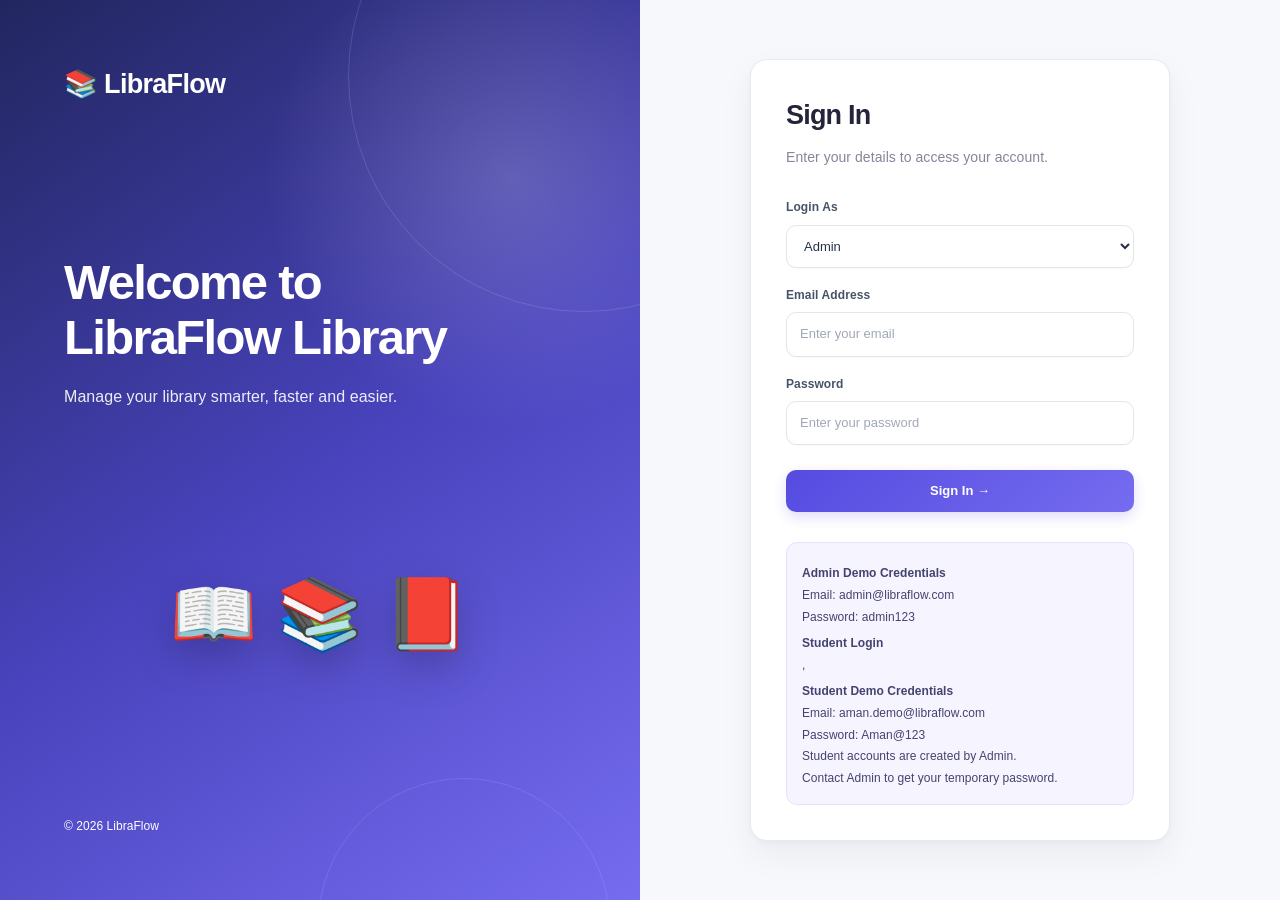
<file: index.html>
<!DOCTYPE html>
<html lang="en">
<head>
    <meta charset="UTF-8">
    <meta name="viewport" content="width=device-width, initial-scale=1.0">
    <title>LibraFlow - Library Management System</title>

    <link rel="stylesheet" href="css/style.css">

    
    
    <script>
        const loggedIn = localStorage.getItem("loggedIn");
        const role = localStorage.getItem("userRole");

        if (
            loggedIn !== "true" ||
            !["admin", "student"].includes(role)
        ) {
            window.location.replace("login.html");
        } else if (role === "student") {

            const email = (
                localStorage.getItem("userEmail") || ""
            ).toLowerCase();

            let students = [];

            try {
                students = JSON.parse(
                    localStorage.getItem("libraFlowStudents") || "[]"
                );
            } catch {
                students = [];
            }

            const student = students.find(item =>
                String(item.email || "").toLowerCase() === email
            );

            if (!student || student.status !== "Active") {
                localStorage.removeItem("loggedIn");
                localStorage.removeItem("userRole");
                localStorage.removeItem("userEmail");

                window.location.replace("login.html");
            }

            // No forced password change
        }
    </script>



    <script src="js/demo-data.js"></script>
    <script src="js/app.js" defer></script>
    <link rel="stylesheet" href="css/polish.css">
    <link rel="stylesheet" href="css/professional.css">
</head>

<body>
<div class="app-container">

    <aside class="sidebar">
        <div class="logo">
            <span class="logo-icon">📚</span>
            <h2>Libra<span>Flow</span></h2>
        </div>

        <p class="menu-heading">MAIN MENU</p>

        <nav>
            <a href="index.html" class="nav-link active">▦ Dashboard</a>
            <a href="books.html" class="nav-link">📖 Books</a>
            <a href="students.html" class="nav-link admin-only">👨‍🎓 Students</a>
            <a href="issue-return.html#issue" class="nav-link admin-only">↗ Issue Books</a>
            <a href="issue-return.html#records" class="nav-link admin-only">↙ Return Books</a>
            <a href="issue-return.html#records" class="nav-link admin-only">📋 Transactions</a>
        </nav>

        <div class="sidebar-footer">
            <div class="profile-avatar" id="profileAvatar">U</div>
            <div>
                <h4 id="profileName">User</h4>
                <p id="profileRole">Member</p>
            </div>
        </div>
    </aside>

    <main class="main-content">

        <header class="topbar">
            <div>
                <h1 id="dashboardTitle">Dashboard</h1>
                <p id="welcomeMessage">Welcome to LibraFlow!</p>
            </div>

            <div class="topbar-right">
                <span class="status">● System Online</span>
                <button id="themeBtn" class="theme-btn">🌙</button>
                <button id="logoutBtn" class="theme-btn">Logout</button>
            </div>
        </header>

        <!-- ADMIN DASHBOARD -->
        <div id="adminDashboard">

            <section class="stats-grid">
                <div class="stat-card">
                    <div class="stat-icon purple">📚</div>
                    <p>Total Books</p>
                    <h2 id="totalBooks">0</h2>
                    <span>Library collection</span>
                </div>

                <div class="stat-card">
                    <div class="stat-icon blue">👨‍🎓</div>
                    <p>Total Students</p>
                    <h2 id="totalStudents">0</h2>
                    <span>Registered members</span>
                </div>

                <div class="stat-card">
                    <div class="stat-icon orange">📤</div>
                    <p>Books Issued</p>
                    <h2 id="issuedBooks">0</h2>
                    <span>Currently borrowed</span>
                </div>

                <div class="stat-card">
                    <div class="stat-icon green">📗</div>
                    <p>Available Books</p>
                    <h2 id="availableBooks">0</h2>
                    <span>Ready to issue</span>
                </div>
            </section>

            <section class="content-card">
                <div class="section-header">
                    <div>
                        <h2>Recent Transactions</h2>
                        <p>Latest library activities</p>
                    </div>
                    <a href="issue-return.html#records" class="view-btn">View All</a>
                </div>

                <div class="table-wrapper">
                    <table>
                        <thead>
                            <tr>
                                <th>Student</th>
                                <th>Book Name</th>
                                <th>Issue Date</th>
                                <th>Status</th>
                            </tr>
                        </thead>
                        <tbody id="recentTransactions">
                            <tr><td colspan="4">Loading...</td></tr>
                        </tbody>
                    </table>
                </div>
            </section>
        </div>

        <!-- STUDENT DASHBOARD -->
        <div id="studentDashboard" style="display:none;">

            <section class="stats-grid">
                <div class="stat-card">
                    <div class="stat-icon purple">📚</div>
                    <p>Available Books</p>
                    <h2 id="studentAvailableBooks">0</h2>
                    <span>Books in library</span>
                </div>

                <div class="stat-card">
                    <div class="stat-icon blue">📖</div>
                    <p>My Issued Books</p>
                    <h2 id="myIssuedBooks">0</h2>
                    <span>Currently borrowed</span>
                </div>

                <div class="stat-card">
                    <div class="stat-icon orange">⏰</div>
                    <p>Overdue Books</p>
                    <h2 id="myOverdueBooks">0</h2>
                    <span>Past due date</span>
                </div>

                <div class="stat-card">
                    <div class="stat-icon green">₹</div>
                    <p>My Total Fine</p>
                    <h2 id="myTotalFine">₹0</h2>
                    <span>Calculated at ₹5 per late day</span>
                </div>
            </section>

            <section class="content-card">
                <div class="section-header">
                    <div>
                        <h2>My Issued Books</h2>
                        <p>Your personal borrowing records</p>
                    </div>
                </div>

                <div class="table-wrapper">
                    <table>
                        <thead>
                            <tr>
                                <th>Book Name</th>
                                <th>Issue Date</th>
                                <th>Due Date</th>
                                <th>Status</th>
                                <th>Fine</th>
                            </tr>
                        </thead>
                        <tbody id="myTransactions">
                            <tr><td colspan="5">Loading...</td></tr>
                        </tbody>
                    </table>
                </div>
            </section>

            <section class="content-card">
                <div class="section-header">
                    <div>
                        <h2>Available Books</h2>
                        <p>Books currently available in the library</p>
                    </div>
                    <a href="books.html" class="view-btn">Browse Books</a>
                </div>

                <div class="table-wrapper">
                    <table>
                        <thead>
                            <tr>
                                <th>Book Name</th>
                                <th>Author</th>
                                <th>Category</th>
                                <th>Available Copies</th>
                            </tr>
                        </thead>
                        <tbody id="studentBookList">
                            <tr><td colspan="4">Loading...</td></tr>
                        </tbody>
                    </table>
                </div>
            </section>
        </div>

        <footer>
            © 2026 LibraFlow – Library Management System
        </footer>

    </main>
</div>
</body>
</html>
</file>
<file: css/style.css>
* {
    margin: 0;
    padding: 0;
    box-sizing: border-box;
}

:root {
    --primary: #635bdb;
    --background: #f5f6fc;
    --card: #ffffff;
    --text: #24243a;
    --muted: #85859b;
    --border: #eeeeF5;
}

body {
    font-family: Arial, sans-serif;
    background: var(--background);
    color: var(--text);
}

.app-container {
    display: flex;
    min-height: 100vh;
}

/* Sidebar */

.sidebar {
    width: 250px;
    background: #ffffff;
    padding: 28px 18px;
    display: flex;
    flex-direction: column;
    border-right: 1px solid var(--border);
}

.logo {
    display: flex;
    align-items: center;
    gap: 10px;
    margin-bottom: 45px;
}

.logo-icon {
    font-size: 27px;
}

.logo h2 {
    font-size: 23px;
}

.logo h2 span {
    color: var(--primary);
}

.menu-heading {
    font-size: 11px;
    color: var(--muted);
    font-weight: bold;
    margin-bottom: 15px;
}

nav {
    display: flex;
    flex-direction: column;
    gap: 9px;
}

.nav-link {
    text-decoration: none;
    color: #68687d;
    padding: 13px 14px;
    border-radius: 9px;
    display: flex;
    gap: 12px;
    align-items: center;
    font-size: 14px;
    transition: 0.2s;
}

.nav-link:hover,
.nav-link.active {
    background: #efefff;
    color: var(--primary);
}

.sidebar-footer {
    margin-top: auto;
    border-top: 1px solid var(--border);
    padding-top: 20px;
    display: flex;
    align-items: center;
    gap: 12px;
}

.profile-avatar {
    background: var(--primary);
    color: white;
    width: 38px;
    height: 38px;
    border-radius: 50%;
    display: grid;
    place-items: center;
}

.sidebar-footer h4 {
    font-size: 13px;
}

.sidebar-footer p {
    color: var(--muted);
    font-size: 11px;
    margin-top: 4px;
}

/* Main Content */

.main-content {
    flex: 1;
    padding: 35px;
    min-width: 0;
}

.topbar {
    display: flex;
    justify-content: space-between;
    align-items: center;
    margin-bottom: 32px;
    gap: 15px;
}

.topbar h1 {
    font-size: 27px;
    margin-bottom: 8px;
}

.topbar p,
.section-header p {
    color: var(--muted);
    font-size: 13px;
}

.topbar-right {
    display: flex;
    align-items: center;
    gap: 15px;
}

.status {
    color: #219b68;
    font-size: 12px;
    background: #e9f8f0;
    padding: 9px 12px;
    border-radius: 20px;
}

.theme-btn {
    padding: 10px;
    border: 1px solid var(--border);
    border-radius: 9px;
    background: white;
    cursor: pointer;
}

/* Statistics */

.stats-grid {
    display: grid;
    grid-template-columns: repeat(4, 1fr);
    gap: 18px;
    margin-bottom: 27px;
}

.stat-card {
    background: var(--card);
    padding: 22px;
    border-radius: 13px;
    border: 1px solid var(--border);
    box-shadow: 0 3px 12px rgba(0,0,0,0.025);
}

.stat-icon {
    width: 42px;
    height: 42px;
    border-radius: 11px;
    display: grid;
    place-items: center;
    font-size: 20px;
    margin-bottom: 17px;
}

.purple { background: #efedff; }
.blue { background: #e8f2ff; }
.orange { background: #fff0df; }
.green { background: #e5f8ed; }

.stat-card p {
    color: var(--muted);
    font-size: 13px;
}

.stat-card h2 {
    font-size: 27px;
    margin: 9px 0;
}

.stat-card span {
    font-size: 11px;
    color: var(--muted);
}

/* Transaction Table */

.content-card {
    background: var(--card);
    padding: 25px;
    border-radius: 13px;
    border: 1px solid var(--border);
}

.section-header {
    display: flex;
    justify-content: space-between;
    align-items: center;
    margin-bottom: 25px;
}

.section-header h2 {
    font-size: 18px;
    margin-bottom: 7px;
}

.view-btn {
    background: #efefff;
    color: var(--primary);
    border: none;
    border-radius: 7px;
    padding: 10px 15px;
    cursor: pointer;
}

.table-wrapper {
    overflow-x: auto;
}

table {
    width: 100%;
    border-collapse: collapse;
    min-width: 550px;
}

th, td {
    padding: 16px 12px;
    text-align: left;
    border-bottom: 1px solid var(--border);
    font-size: 13px;
}

th {
    color: var(--muted);
    font-weight: 600;
    font-size: 12px;
}

.badge {
    padding: 6px 10px;
    border-radius: 20px;
    font-size: 11px;
}

.issued {
    background: #fff0df;
    color: #d88928;
}

.returned {
    background: #e5f8ed;
    color: #219b68;
}

footer {
    text-align: center;
    margin-top: 30px;
    font-size: 12px;
    color: var(--muted);
}

/* Dark Theme */

body.dark {
    --background: #171827;
    --card: #222438;
    --text: #f2f2fa;
    --muted: #aaaabd;
    --border: #34364b;
}

body.dark .sidebar,
body.dark .theme-btn {
    background: var(--card);
    color: var(--text);
}

body.dark .nav-link {
    color: var(--muted);
}

body.dark .nav-link.active {
    background: #363252;
    color: #aaa5ff;
}

/* Responsive Design */

@media (max-width: 1000px) {
    .stats-grid {
        grid-template-columns: repeat(2, 1fr);
    }
}

@media (max-width: 650px) {
    .sidebar {
        width: 70px;
        padding: 20px 8px;
    }

    .logo h2,
    .menu-heading,
    .nav-link:not(.active),
    .nav-link.active {
        font-size: 0;
    }

    .logo {
        justify-content: center;
    }

    .nav-link {
        justify-content: center;
        padding: 14px 5px;
    }

    .nav-link span {
        font-size: 19px;
    }

    .sidebar-footer {
        justify-content: center;
    }

    .sidebar-footer > div:last-child {
        display: none;
    }

    .main-content {
        padding: 20px 12px;
    }

    .topbar {
        align-items: flex-start;
    }

    .topbar h1 {
        font-size: 21px;
    }

    .status {
        display: none;
    }

    .stats-grid {
        gap: 10px;
    }

    .stat-card {
        padding: 14px;
    }

    .stat-card h2 {
        font-size: 22px;
    }

    .content-card {
        padding: 15px;
    }
}
</file>
<file: css/polish.css>
/* LibraFlow UI polish layer — visual-only enhancements */
:root{
  --lf-primary:#5146d8;--lf-primary-dark:#4036bd;--lf-ink:#20243a;
  --lf-muted:#788096;--lf-line:#e8eaf2;--lf-bg:#f5f6fc;--lf-card:#fff;
  --lf-shadow:0 12px 32px rgba(35,42,85,.07);
}
html{scroll-behavior:smooth}
body{font-family:Inter,"Segoe UI",Arial,sans-serif!important;background:
 radial-gradient(900px 420px at 95% -10%,rgba(116,102,235,.10),transparent 60%),
 var(--lf-bg)!important;color:var(--lf-ink);line-height:1.55}
button,a,input,select,textarea{transition:all .2s ease}
button{font-weight:650}
button:focus-visible,a:focus-visible,input:focus-visible,select:focus-visible,textarea:focus-visible{
 outline:3px solid rgba(81,70,216,.2);outline-offset:2px
}
/* Dashboard shell */
.app-container{min-height:100vh}
.sidebar{background:linear-gradient(180deg,#fff 0%,#fafaff 100%)!important;
 border-right:1px solid var(--lf-line)!important;box-shadow:5px 0 24px rgba(36,42,90,.025);
 padding:30px 19px!important}
.logo{margin-bottom:48px!important}
.logo-icon{width:43px;height:43px;display:grid;place-items:center;border-radius:14px;
 background:linear-gradient(135deg,#5c50df,#9489ff);box-shadow:0 8px 18px #6258d533}
.logo h2{font-weight:800;letter-spacing:-.6px}
.nav-link{border-radius:12px!important;padding:13px 15px!important;font-weight:600!important;
 color:#69718a!important}
.nav-link:hover,.nav-link.active{background:linear-gradient(100deg,#efedff,#f5f3ff)!important;
 color:var(--lf-primary)!important;transform:translateX(3px)}
.sidebar-footer{border-color:var(--lf-line)!important}
.profile-avatar{background:linear-gradient(135deg,#5146d8,#9288ff)!important;
 box-shadow:0 6px 14px #5146d833}
.main-content{padding:38px!important}
.topbar{margin-bottom:34px!important}
.topbar h1,.page-header h1,.header h1{font-weight:800!important;letter-spacing:-1px;color:#20243a}
.topbar p,.page-header p,.header p{color:var(--lf-muted)!important}
/* Dashboard cards */
.stats-grid,.book-stats,.stats-container,.stats{gap:18px!important}
.stat-card,.stat-box,.stats .stat-card{border:1px solid var(--lf-line)!important;
 border-radius:18px!important;box-shadow:var(--lf-shadow)!important;
 padding:23px!important;position:relative;overflow:hidden;transition:transform .22s,box-shadow .22s}
.stat-card:hover,.stat-box:hover{transform:translateY(-4px);box-shadow:0 18px 38px rgba(35,42,85,.11)!important}
.stat-card:after,.stat-box:after{content:"";position:absolute;right:-28px;top:-35px;width:105px;height:105px;
 border-radius:50%;background:rgba(105,91,230,.055)}
.stat-icon{border-radius:14px!important;width:46px!important;height:46px!important}
.stat-card h2,.stat-box h2,.stat-card p{font-weight:800!important;letter-spacing:-.7px}
/* Page cards */
.page-container,.container{max-width:1480px!important;padding:38px!important}
.page-header,.header{margin-bottom:30px!important}
.back-link,.back-btn{display:inline-flex!important;align-items:center;gap:7px;border-radius:10px!important;
 font-weight:650!important}
.back-btn{background:#242942!important}
.primary-btn,.form-buttons button,.return-btn{border:0!important;border-radius:10px!important;
 background:linear-gradient(135deg,#5b50df,#8278f0)!important;color:#fff!important;
 box-shadow:0 7px 16px rgba(81,70,216,.18);padding:12px 19px!important}
.primary-btn:hover,.form-buttons button:hover,.return-btn:hover{transform:translateY(-2px);
 box-shadow:0 10px 22px rgba(81,70,216,.25);filter:brightness(1.03)}
.cancel-btn{border-radius:10px!important;padding:12px 18px!important}
.form-card,.search-card,.table-card,.card,.content-card{border:1px solid var(--lf-line)!important;
 border-radius:18px!important;box-shadow:var(--lf-shadow)!important;padding:25px!important}
.form-card h2,.table-heading h2,.table-card h2,.card h2{font-weight:750!important;letter-spacing:-.4px}
/* Inputs */
label,.form-group label{font-weight:650!important;color:#414961!important}
input,select,textarea,.form-group input,.form-group select,.filters input,.filters select{
 border:1px solid #e1e4ef!important;border-radius:10px!important;padding:13px 14px!important;
 background:#fbfcff!important;color:#252a40!important;font-size:14px!important}
input:focus,select:focus,textarea:focus,.form-group input:focus,.form-group select:focus{
 border-color:#766cf0!important;box-shadow:0 0 0 4px rgba(103,91,225,.11)!important;background:#fff!important}
.search-card{align-items:center}
.search-card input,.filters input{min-width:0}
/* Tables */
.table-wrapper{border-radius:13px;overflow:auto}
table{border-collapse:separate!important;border-spacing:0!important}
th,td{padding:15px 14px!important;border-bottom:1px solid #edf0f6!important;font-size:13px!important}
th{background:#f7f7fc!important;color:#727b92!important;font-size:11px!important;
 text-transform:uppercase;letter-spacing:.55px;font-weight:750!important}
tbody tr{background:#fff;transition:background .18s}
tbody tr:hover{background:#fafaff}
tbody tr:last-child td{border-bottom:0!important}
.action-btn{border-radius:8px!important;padding:8px 11px!important;font-weight:650}
.edit-btn{background:#edf3ff!important;color:#2862b8!important}
.delete-btn{background:#fff0f0!important;color:#c43c4a!important}
.status{font-weight:700!important;border-radius:999px!important;padding:6px 10px!important}
/* Login screen */
.login-container{background:var(--lf-bg)!important}
.login-left{position:relative;overflow:hidden;
 background:linear-gradient(145deg,#3730a3 0%,#5b50df 48%,#9188ff 100%)!important;
 padding:clamp(30px,5vw,72px)!important}
.login-left:before,.login-left:after{content:"";position:absolute;border:1px solid rgba(255,255,255,.16);
 border-radius:50%;width:380px;height:380px;right:-130px;top:-120px}
.login-left:after{width:250px;height:250px;right:70px;top:auto;bottom:-150px}
.brand,.welcome,.book-emoji,.copyright{position:relative;z-index:1}
.brand{font-size:27px!important;letter-spacing:-.7px}
.welcome h1{font-weight:800!important;letter-spacing:-1.4px!important}
.welcome p{max-width:470px}
.book-emoji{font-size:70px!important;filter:drop-shadow(0 15px 18px rgba(0,0,0,.16))}
.login-right{background:transparent!important}
.login-box{max-width:430px!important;background:#fff;padding:38px!important;border:1px solid var(--lf-line);
 border-radius:22px;box-shadow:0 20px 55px rgba(35,42,85,.09)}
.login-box h2{font-weight:800!important;letter-spacing:-1px}
.login-box button{border-radius:11px!important;background:linear-gradient(135deg,#5146d8,#8278f0)!important;
 box-shadow:0 9px 20px rgba(81,70,216,.2)}
.demo-info{border:1px solid #e5e2ff;background:#f5f3ff!important;border-radius:12px!important}
/* Responsive refinement */
@media(max-width:1000px){
 .main-content{padding:25px!important}
 .stats-grid{grid-template-columns:repeat(2,minmax(0,1fr))!important}
}
@media(max-width:700px){
 .page-container,.container{padding:18px!important}
 .main-content{padding:18px!important}
 .stats-grid,.book-stats,.stats-container,.stats{grid-template-columns:1fr!important}
 .form-grid{grid-template-columns:1fr!important}
 .search-card,.filters{flex-direction:column!important;align-items:stretch!important}
 .search-card select,.filters select{max-width:none!important}
 .login-left{min-height:245px!important}
 .login-box{padding:27px!important}
}
</file>
<file: css/professional.css>
/* LibraFlow Professional UI — refined SaaS-style visual layer */
:root{
 --lf-brand:#4f46e5;--lf-brand-strong:#4338ca;--lf-ink:#172033;--lf-muted:#667085;
 --lf-bg:#f7f8fc;--lf-card:#fff;--lf-line:#e7eaf1;--lf-soft:#f1f3ff;
 --lf-elev:0 2px 5px rgba(16,24,40,.03),0 14px 34px rgba(16,24,40,.055);
}
html{scroll-behavior:smooth}
body{font-family:Inter,"Segoe UI",Roboto,Arial,sans-serif!important;background:var(--lf-bg)!important;color:var(--lf-ink)!important;letter-spacing:.05px}
::selection{background:#dcd9ff;color:#29216e}
a{text-underline-offset:3px}
button,input,select,textarea{font:inherit}
button,a{ -webkit-tap-highlight-color:transparent }
:focus-visible{outline:3px solid rgba(79,70,229,.22)!important;outline-offset:2px}
/* Sidebar / navigation */
.sidebar{background:#151b31!important;color:#e8ebff!important;border:0!important;box-shadow:8px 0 30px rgba(19,27,54,.08)!important}
.sidebar .logo h2,.sidebar .logo h2 span{color:#fff!important}
.sidebar .logo-icon{border-radius:13px;background:linear-gradient(145deg,#756cf5,#a39cff);padding:9px;box-shadow:0 7px 20px #6b63e955}
.sidebar .menu-heading{color:#8791b2!important;letter-spacing:1.15px;text-transform:uppercase;font-size:10px!important}
.sidebar nav{gap:6px!important}
.sidebar .nav-link{color:#aeb7d0!important;border:1px solid transparent;transition:all .2s ease}
.sidebar .nav-link:hover{color:#fff!important;background:rgba(255,255,255,.075)!important;transform:translateX(2px)}
.sidebar .nav-link.active{color:#fff!important;background:linear-gradient(100deg,rgba(112,103,245,.34),rgba(112,103,245,.12))!important;border-color:rgba(160,153,255,.18)!important;box-shadow:inset 3px 0 #938cff}
.sidebar .sidebar-footer{border-color:rgba(255,255,255,.12)!important}
.sidebar .profile-avatar{background:linear-gradient(135deg,#7168ef,#a19aff)!important}
/* Content header */
.main-content{min-width:0}
.topbar,.page-header{align-items:center}
.topbar h1,.page-header h1,.header h1{font-size:clamp(25px,2.2vw,32px)!important;line-height:1.2;font-weight:780!important;letter-spacing:-1.1px!important;color:#182238!important}
.topbar p,.page-header p,.header p{font-size:13.5px!important;color:#7b8498!important;line-height:1.65}
.back-link,.back-btn{font-weight:650!important;letter-spacing:.1px}
/* Dashboard metric tiles */
.stats-grid,.book-stats,.stats-container,.stats{gap:17px!important}
.stat-card,.stat-box,.stats .stat-card{background:#fff!important;border:1px solid var(--lf-line)!important;border-radius:16px!important;box-shadow:var(--lf-elev)!important;padding:21px 22px!important;transition:transform .2s ease,box-shadow .2s ease!important}
.stat-card:hover,.stat-box:hover{transform:translateY(-3px);box-shadow:0 5px 10px rgba(16,24,40,.04),0 20px 40px rgba(16,24,40,.08)!important}
.stat-card h2,.stat-box h2{font-size:29px!important;font-weight:780!important;letter-spacing:-1px!important;color:#19243a!important}
.stat-card p,.stat-box p{font-size:12px!important;color:#7b8498!important;font-weight:600!important}
.stat-icon{border-radius:13px!important}
/* Surfaces */
.form-card,.search-card,.table-card,.card,.content-card,.login-box{background:#fff!important;border:1px solid var(--lf-line)!important;border-radius:17px!important;box-shadow:var(--lf-elev)!important}
.form-card,.table-card,.content-card{padding:24px!important}
.form-card h2,.table-heading h2,.table-card h2,.card h2{font-size:17px!important;font-weight:750!important;letter-spacing:-.35px!important;color:#202b43!important}
.search-card{padding:15px 17px!important;gap:12px!important}
/* Controls */
label,.form-group label{font-size:12px!important;font-weight:700!important;letter-spacing:.1px;color:#475467!important}
input,select,textarea,.form-group input,.form-group select,.filters input,.filters select{
 min-height:43px;border:1px solid #e1e5ee!important;border-radius:10px!important;background:#fff!important;
 color:#253047!important;padding:11px 13px!important;font-size:13px!important;box-shadow:0 1px 2px rgba(16,24,40,.025)!important
}
textarea{min-height:100px}
input:hover,select:hover,textarea:hover{border-color:#c4c9d8!important}
input:focus,select:focus,textarea:focus,.form-group input:focus,.form-group select:focus{
 border-color:#7770ec!important;box-shadow:0 0 0 4px rgba(79,70,229,.10)!important
}
input::placeholder,textarea::placeholder{color:#a0a7b7!important}
/* Buttons */
.primary-btn,.form-buttons button,.return-btn,.login-box button{
 background:linear-gradient(135deg,#554be0,#756cf0)!important;color:#fff!important;border:0!important;border-radius:10px!important;
 padding:11px 17px!important;font-size:13px!important;font-weight:700!important;box-shadow:0 5px 13px rgba(79,70,229,.19)!important
}
.primary-btn:hover,.form-buttons button:hover,.return-btn:hover,.login-box button:hover{transform:translateY(-1px);filter:brightness(1.045);box-shadow:0 8px 18px rgba(79,70,229,.25)!important}
.cancel-btn{border:1px solid #e2e5ed!important;background:#fff!important;color:#596277!important;border-radius:10px!important}
.action-btn{border-radius:8px!important;font-size:11px!important;font-weight:700!important;padding:7px 10px!important}
.edit-btn{background:#eef2ff!important;color:#4338ca!important}
.delete-btn{background:#fff1f1!important;color:#c2414b!important}
/* Data tables */
.table-wrapper{border:1px solid #edf0f5;border-radius:12px!important;overflow:auto}
table{width:100%;border-collapse:separate!important;border-spacing:0!important}
th{background:#f8f9fc!important;color:#737e92!important;font-size:10px!important;font-weight:750!important;letter-spacing:.8px!important;text-transform:uppercase}
th,td{padding:14px 15px!important;border-bottom:1px solid #edf0f5!important}
td{font-size:12.5px!important;color:#344054!important}
tbody tr{background:#fff!important;transition:background .16s ease}
tbody tr:hover{background:#f8f9ff!important}
tbody tr:last-child td{border-bottom:0!important}
.status{font-size:10px!important;font-weight:750!important;letter-spacing:.15px;border-radius:999px!important;padding:5px 9px!important}
/* Login page */
.login-container{background:#f7f8fc!important}
.login-left{background:radial-gradient(circle at 80% 20%,rgba(255,255,255,.18),transparent 28%),linear-gradient(145deg,#22265f 0%,#4943bd 52%,#756cf0 100%)!important;position:relative;overflow:hidden}
.login-left:before{content:"";position:absolute;width:470px;height:470px;border:1px solid rgba(255,255,255,.13);border-radius:50%;right:-180px;top:-160px}
.login-left:after{content:"";position:absolute;width:290px;height:290px;border:1px solid rgba(255,255,255,.11);border-radius:50%;right:30px;bottom:-170px}
.login-left>*{position:relative;z-index:1}
.brand{font-weight:800!important;letter-spacing:-.7px}
.welcome h1{font-size:clamp(34px,4vw,49px)!important;line-height:1.13!important;letter-spacing:-1.7px!important;font-weight:800!important}
.welcome p{max-width:430px;line-height:1.75!important}
.book-emoji{filter:drop-shadow(0 15px 20px rgba(0,0,0,.2))}
.login-right{background:transparent!important}
.login-box{padding:35px!important;max-width:420px!important}
.login-box h2{font-size:27px!important;letter-spacing:-.8px!important;font-weight:800!important}
.demo-info{background:#f5f4ff!important;border:1px solid #e5e2ff!important;border-radius:11px!important}
/* Modal and alerts */
.modal-content,.modal-box,.password-modal{border:1px solid var(--lf-line)!important;border-radius:18px!important;box-shadow:0 24px 70px rgba(16,24,40,.22)!important}
.alert,.message,.success-message,.error-message{border-radius:10px!important}
/* Keep any existing dark theme readable */
body.dark{background:#101626!important;color:#edf0ff!important}
body.dark .stat-card,body.dark .stat-box,body.dark .form-card,body.dark .search-card,body.dark .table-card,body.dark .card,body.dark .content-card{background:#192238!important;border-color:#2b3650!important}
body.dark .stat-card h2,body.dark .stat-box h2,body.dark .form-card h2,body.dark .table-card h2,body.dark td{color:#edf0ff!important}
body.dark th{background:#202b43!important;color:#aeb9d1!important}
body.dark tbody tr{background:#192238!important}
body.dark tbody tr:hover{background:#222e49!important}
body.dark input,body.dark select,body.dark textarea{background:#151f34!important;color:#edf0ff!important;border-color:#34415d!important}
/* Mobile and tablet */
@media(max-width:1000px){.main-content{padding:24px!important}.page-container,.container{padding:25px!important}}
@media(max-width:700px){
 .main-content{padding:17px!important}.page-container,.container{padding:17px!important}
 .page-header{align-items:flex-start!important;flex-direction:column!important}
 .stats-grid,.book-stats,.stats-container,.stats{grid-template-columns:repeat(2,minmax(0,1fr))!important;gap:11px!important}
 .stat-card,.stat-box{padding:16px!important}
 .stat-card h2,.stat-box h2{font-size:24px!important}
 .form-card,.table-card,.content-card{padding:17px!important}
 .form-grid{grid-template-columns:1fr!important}
 .search-card,.filters{flex-direction:column!important;align-items:stretch!important}
 .search-card input,.search-card select,.filters input,.filters select{width:100%!important;max-width:none!important}
 .login-left{min-height:260px!important;padding:30px!important}
 .login-box{padding:25px!important;margin:20px!important}
}
@media(max-width:420px){.stats-grid,.book-stats,.stats-container,.stats{grid-template-columns:1fr!important}}
</file>
<file: css/books.css>
* {
    margin: 0;
    padding: 0;
    box-sizing: border-box;
}

body {
    font-family: Arial, sans-serif;
    background: #f5f6fc;
    color: #24243a;
}

.page-container {
    max-width: 1450px;
    margin: auto;
    padding: 35px;
}

.page-header {
    display: flex;
    justify-content: space-between;
    align-items: center;
    gap: 20px;
    margin-bottom: 30px;
}

.back-link {
    display: inline-block;
    color: #635bdb;
    text-decoration: none;
    font-size: 13px;
    margin-bottom: 15px;
}

.page-header h1 {
    font-size: 28px;
    margin-bottom: 8px;
}

.page-header p {
    color: #85859b;
    font-size: 14px;
}

.primary-btn {
    background: #635bdb;
    color: white;
    padding: 13px 18px;
    border: none;
    border-radius: 8px;
    cursor: pointer;
    font-weight: bold;
}

.primary-btn:hover {
    background: #5047c4;
}

.book-stats {
    display: grid;
    grid-template-columns: repeat(3, 1fr);
    gap: 18px;
    margin-bottom: 25px;
}

.stat-box,
.form-card,
.search-card,
.table-card {
    background: white;
    padding: 23px;
    border-radius: 12px;
    border: 1px solid #eeeeF5;
    margin-bottom: 20px;
}

.stat-box span {
    color: #85859b;
    font-size: 13px;
}

.stat-box h2 {
    font-size: 28px;
    margin-top: 12px;
    color: #635bdb;
}

.form-card h2,
.table-heading h2 {
    font-size: 19px;
    margin-bottom: 20px;
}

.hidden {
    display: none;
}

.form-grid {
    display: grid;
    grid-template-columns: repeat(2, 1fr);
    gap: 20px;
}

label {
    display: block;
    font-size: 13px;
    font-weight: bold;
    margin-bottom: 8px;
}

input,
select {
    width: 100%;
    padding: 13px;
    border: 1px solid #dedeea;
    border-radius: 7px;
    outline: none;
    font-size: 13px;
    background: white;
}

input:focus,
select:focus {
    border-color: #635bdb;
}

.form-actions {
    display: flex;
    justify-content: flex-end;
    gap: 12px;
    margin-top: 22px;
}

.cancel-btn {
    padding: 12px 18px;
    background: #eeeeF5;
    border: none;
    border-radius: 8px;
    cursor: pointer;
}

#formMessage {
    margin-top: 15px;
    font-size: 13px;
}

.search-card {
    display: flex;
    gap: 15px;
}

.search-card input {
    flex: 1;
}

.search-card select {
    max-width: 220px;
}

.table-heading {
    display: flex;
    justify-content: space-between;
    margin-bottom: 15px;
}

.table-heading h2 {
    margin-bottom: 0;
}

.table-heading span {
    color: #85859b;
    font-size: 13px;
}

.table-wrapper {
    overflow-x: auto;
}

table {
    width: 100%;
    min-width: 850px;
    border-collapse: collapse;
}

th,
td {
    padding: 16px 12px;
    text-align: left;
    border-bottom: 1px solid #eeeeF5;
    font-size: 13px;
}

th {
    color: #85859b;
    background: #fafaff;
}

.action-btn {
    border: none;
    padding: 7px 10px;
    border-radius: 5px;
    cursor: pointer;
    margin: 2px;
}

.edit-btn {
    background: #e8f2ff;
    color: #2673bd;
}

.delete-btn {
    background: #ffecec;
    color: #d64545;
}

.empty-message {
    text-align: center;
    color: #85859b;
    padding: 25px;
}

@media(max-width: 700px) {

    .page-container {
        padding: 18px;
    }

    .page-header {
        align-items: flex-start;
        flex-direction: column;
    }

    .book-stats {
        grid-template-columns: 1fr;
    }

    .form-grid {
        grid-template-columns: 1fr;
    }

    .search-card {
        flex-direction: column;
    }

    .search-card select {
        max-width: 100%;
    }
}
</file>
<file: css/login.css>
* {
    margin: 0;
    padding: 0;
    box-sizing: border-box;
}

body {
    font-family: Arial, sans-serif;
    background: #f5f6fc;
    min-height: 100vh;
}

.login-container {
    display: flex;
    min-height: 100vh;
}

.login-left {
    width: 50%;
    background: linear-gradient(135deg, #5148c8, #8175ed);
    color: white;
    padding: 55px;
    display: flex;
    flex-direction: column;
    justify-content: space-between;
}

.brand {
    font-size: 25px;
    font-weight: bold;
}

.welcome h1 {
    font-size: 43px;
    line-height: 1.3;
    margin-bottom: 18px;
}

.welcome p {
    font-size: 16px;
    line-height: 1.7;
    opacity: 0.9;
}

.book-emoji {
    font-size: 55px;
    text-align: center;
}

.copyright {
    font-size: 12px;
}

.login-right {
    width: 50%;
    display: flex;
    justify-content: center;
    align-items: center;
    padding: 30px;
}

.login-box {
    width: 100%;
    max-width: 400px;
}

.login-box h2 {
    font-size: 32px;
    color: #24243a;
    margin-bottom: 10px;
}

.subtitle {
    color: #85859b;
    font-size: 14px;
    margin-bottom: 30px;
}

label {
    display: block;
    font-size: 13px;
    font-weight: bold;
    margin: 18px 0 8px;
    color: #35354b;
}

input, select {
    width: 100%;
    padding: 14px;
    border: 1px solid #dedeea;
    border-radius: 8px;
    outline: none;
    font-size: 14px;
    background: white;
}

input:focus, select:focus {
    border-color: #635bdb;
    box-shadow: 0 0 0 3px #635bdb18;
}

button {
    width: 100%;
    padding: 15px;
    margin-top: 25px;
    background: #635bdb;
    color: white;
    border: none;
    border-radius: 8px;
    font-size: 15px;
    font-weight: bold;
    cursor: pointer;
    transition: 0.2s;
}

button:hover {
    background: #5047c4;
}

#message {
    margin-top: 15px;
    font-size: 13px;
    text-align: center;
}

.demo-info {
    margin-top: 30px;
    padding: 15px;
    background: #efefff;
    border-radius: 9px;
    font-size: 12px;
    line-height: 1.8;
    color: #45436d;
}

.demo-info strong {
    display: block;
    margin-top: 5px;
}

@media(max-width: 750px) {
    .login-container {
        flex-direction: column;
    }

    .login-left, .login-right {
        width: 100%;
    }

    .login-left {
        min-height: 230px;
        padding: 25px;
    }

    .welcome h1 {
        font-size: 27px;
    }

    .book-emoji {
        display: none;
    }

    .copyright {
        margin-top: 20px;
    }

    .login-right {
        padding: 35px 22px;
    }
}
</file>
<file: css/issue-return.css>
* {
    margin: 0;
    padding: 0;
    box-sizing: border-box;
    font-family: Arial, sans-serif;
}

body {
    background: #f4f6fb;
    color: #252a40;
}

.container {
    max-width: 1450px;
    margin: auto;
    padding: 30px;
}

.header {
    display: flex;
    justify-content: space-between;
    align-items: center;
    gap: 15px;
    margin-bottom: 25px;
}

.header h1 {
    font-size: 28px;
    margin-bottom: 8px;
}

.header p {
    color: #777;
}

.back-btn {
    background: #252a40;
    color: white;
    text-decoration: none;
    padding: 11px 18px;
    border-radius: 7px;
}

.stats {
    display: grid;
    grid-template-columns: repeat(4, 1fr);
    gap: 18px;
    margin-bottom: 25px;
}

.stat-card,
.card {
    background: white;
    padding: 22px;
    border-radius: 12px;
    box-shadow: 0 3px 12px rgba(0,0,0,0.05);
}

.stat-card h3 {
    font-size: 14px;
    color: #777;
}

.stat-card p {
    font-size: 28px;
    font-weight: bold;
    color: #6554d9;
    margin-top: 12px;
}

.card {
    margin-bottom: 25px;
}

.card h2 {
    margin-bottom: 20px;
    font-size: 20px;
}

.form-grid {
    display: grid;
    grid-template-columns: repeat(2, 1fr);
    gap: 18px;
    margin-bottom: 20px;
}

.form-group {
    display: flex;
    flex-direction: column;
    gap: 8px;
}

.form-group label {
    font-weight: bold;
    font-size: 14px;
}

.form-group input,
.form-group select,
.filters input,
.filters select {
    width: 100%;
    padding: 12px;
    border: 1px solid #ddd;
    border-radius: 7px;
    outline: none;
    background: white;
}

.form-group input:focus,
.form-group select:focus,
.filters input:focus,
.filters select:focus {
    border-color: #6554d9;
}

.primary-btn {
    border: none;
    padding: 12px 22px;
    background: #6554d9;
    color: white;
    border-radius: 7px;
    font-weight: bold;
    cursor: pointer;
}

.primary-btn:hover {
    background: #5140c3;
}

.records-header {
    display: flex;
    justify-content: space-between;
    align-items: center;
    gap: 15px;
    flex-wrap: wrap;
}

.filters {
    display: flex;
    gap: 10px;
}

.table-wrapper {
    width: 100%;
    overflow-x: auto;
}

table {
    width: 100%;
    min-width: 1000px;
    border-collapse: collapse;
}

th, td {
    padding: 14px 12px;
    border-bottom: 1px solid #eee;
    text-align: left;
    font-size: 14px;
}

th {
    background: #f7f7fb;
    color: #555;
}

.return-btn {
    background: #16803c;
    color: white;
    border: none;
    padding: 8px 12px;
    border-radius: 5px;
    cursor: pointer;
}

.returned-label {
    color: #16803c;
    font-weight: bold;
}

.overdue-label {
    color: #d32f2f;
    font-weight: bold;
}

.empty {
    text-align: center;
    padding: 25px;
    color: #888;
}

@media (max-width: 850px) {
    .stats {
        grid-template-columns: repeat(2, 1fr);
    }

    .header {
        align-items: flex-start;
        flex-direction: column;
    }
}

@media (max-width: 600px) {
    .container {
        padding: 15px;
    }

    .stats,
    .form-grid {
        grid-template-columns: 1fr;
    }

    .records-header,
    .filters {
        flex-direction: column;
        align-items: stretch;
    }
}
</file>
<file: css/students.css>
* {
    margin: 0;
    padding: 0;
    box-sizing: border-box;
    font-family: Arial, sans-serif;
}

body {
    background: #f4f6fb;
    color: #252a40;
}

.page-container {
    max-width: 1400px;
    margin: auto;
    padding: 30px;
}

.page-header {
    display: flex;
    justify-content: space-between;
    align-items: center;
    margin-bottom: 25px;
    gap: 15px;
}

.page-header h1 {
    font-size: 28px;
    margin-bottom: 8px;
}

.page-header p {
    color: #777;
}

.back-btn {
    background: #252a40;
    color: white;
    padding: 11px 18px;
    border-radius: 7px;
    text-decoration: none;
}

.stats-container {
    display: grid;
    grid-template-columns: repeat(3, 1fr);
    gap: 20px;
    margin-bottom: 25px;
}

.stat-card,
.form-card,
.table-card {
    background: white;
    padding: 22px;
    border-radius: 12px;
    box-shadow: 0 3px 12px rgba(0,0,0,0.05);
}

.stat-card h3 {
    color: #777;
    font-size: 15px;
}

.stat-card p {
    font-size: 30px;
    font-weight: bold;
    margin-top: 12px;
    color: #6554d9;
}

.form-card,
.table-card {
    margin-bottom: 25px;
}

.form-card h2,
.table-card h2 {
    margin-bottom: 20px;
    font-size: 20px;
}

.form-grid {
    display: grid;
    grid-template-columns: repeat(2, 1fr);
    gap: 18px;
}

.form-group {
    display: flex;
    flex-direction: column;
    gap: 8px;
}

.form-group label {
    font-weight: 600;
    font-size: 14px;
}

.form-group input,
.form-group select,
.filters input,
.filters select {
    padding: 12px;
    border: 1px solid #ddd;
    border-radius: 7px;
    outline: none;
    width: 100%;
    background: white;
}

.form-group input:focus,
.form-group select:focus,
.filters input:focus,
.filters select:focus {
    border-color: #6554d9;
}

.form-buttons {
    margin-top: 20px;
    display: flex;
    gap: 10px;
}

.form-buttons button {
    border: none;
    padding: 12px 22px;
    border-radius: 7px;
    cursor: pointer;
    background: #6554d9;
    color: white;
    font-weight: bold;
}

.form-buttons .cancel-btn {
    background: #777;
}

.table-header {
    display: flex;
    justify-content: space-between;
    align-items: center;
    gap: 15px;
    flex-wrap: wrap;
}

.filters {
    display: flex;
    gap: 10px;
}

.filters input {
    min-width: 220px;
}

.table-wrapper {
    width: 100%;
    overflow-x: auto;
}

table {
    width: 100%;
    border-collapse: collapse;
    min-width: 950px;
}

th, td {
    padding: 14px 12px;
    text-align: left;
    border-bottom: 1px solid #eee;
    font-size: 14px;
}

th {
    background: #f7f7fb;
    color: #555;
}

.action-btn {
    border: none;
    padding: 7px 10px;
    border-radius: 5px;
    cursor: pointer;
    margin: 2px;
    color: white;
}

.edit-btn {
    background: #2196f3;
}

.delete-btn {
    background: #e53935;
}

.status {
    padding: 5px 9px;
    border-radius: 20px;
    font-size: 12px;
    font-weight: bold;
}

.status.active {
    color: #16803c;
    background: #e4f8eb;
}

.status.inactive {
    color: #c62828;
    background: #fde9e9;
}

.empty-message {
    text-align: center;
    padding: 25px;
    color: #888;
}

@media (max-width: 768px) {
    .page-container {
        padding: 15px;
    }

    .stats-container {
        grid-template-columns: 1fr;
    }

    .form-grid {
        grid-template-columns: 1fr;
    }

    .page-header {
        align-items: flex-start;
        flex-direction: column;
    }

    .table-header,
    .filters {
        flex-direction: column;
        align-items: stretch;
    }

    .filters input {
        min-width: 0;
    }
}
</file>
